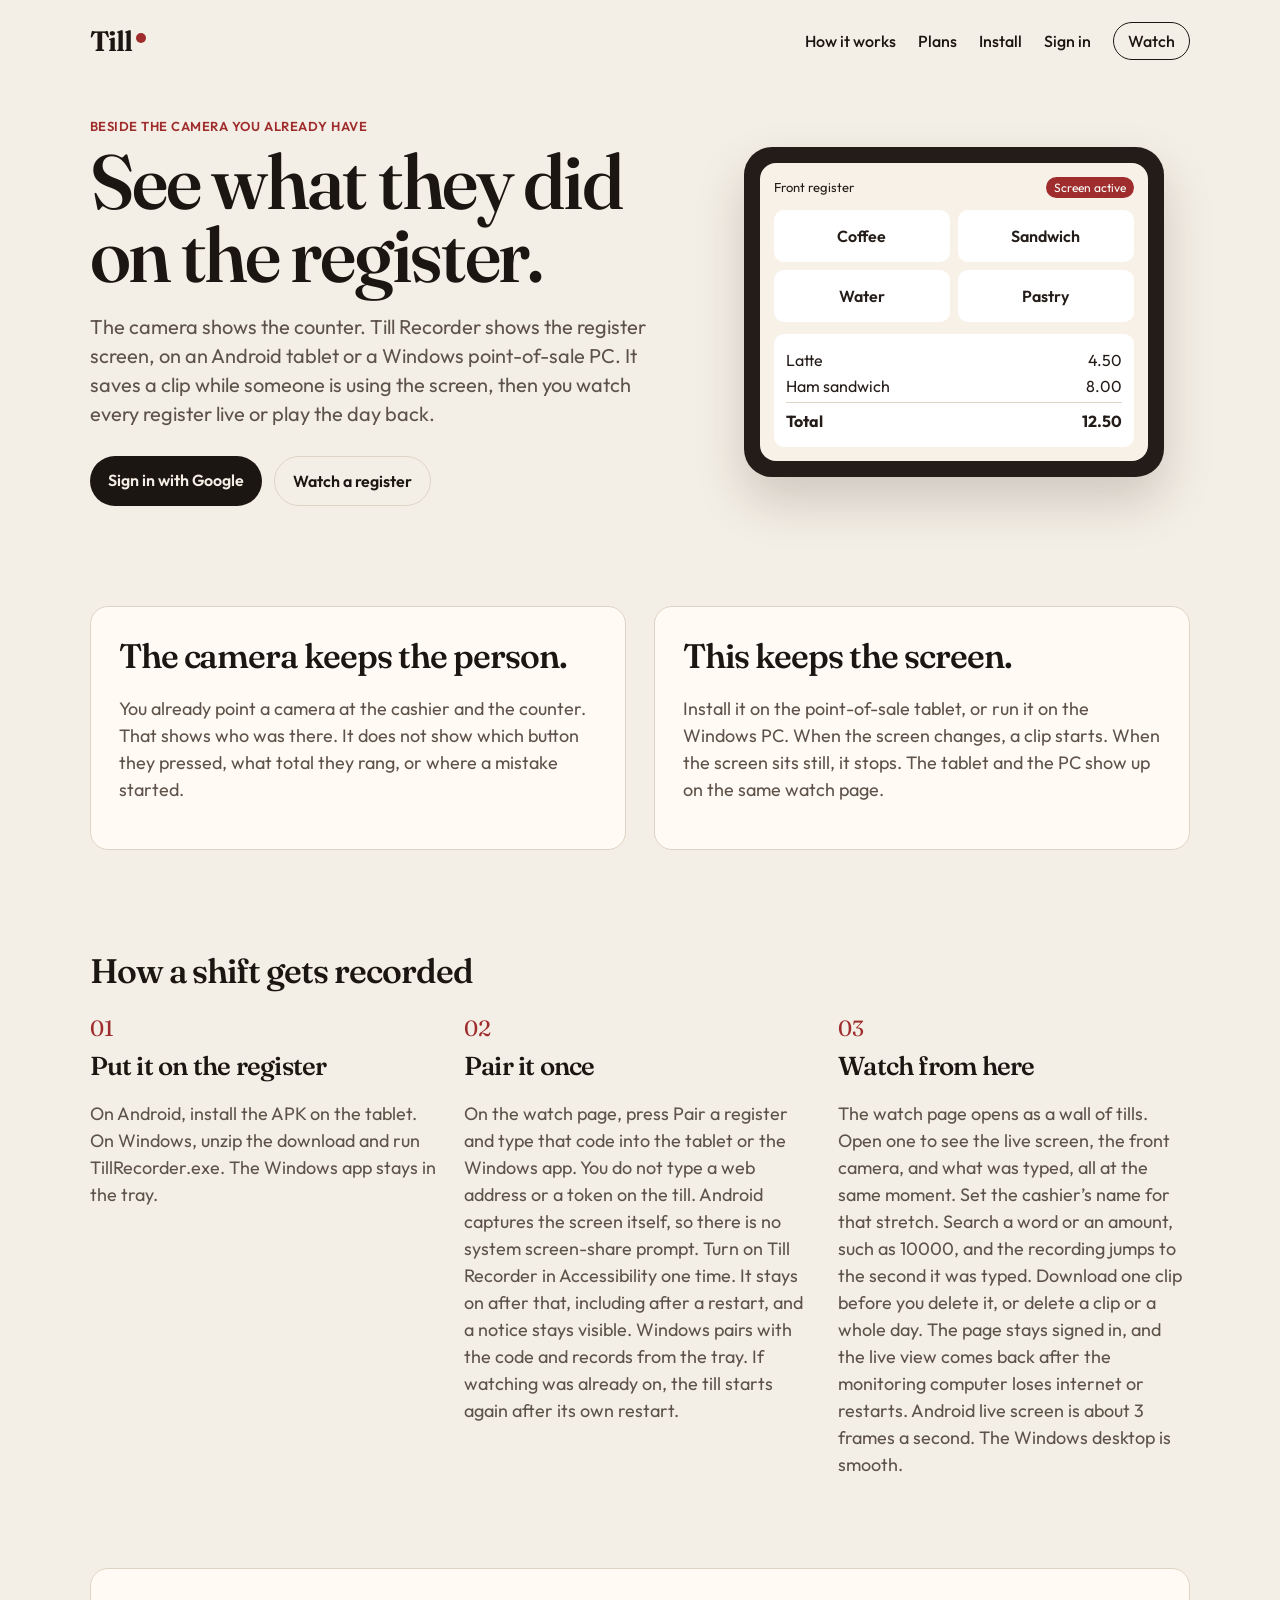
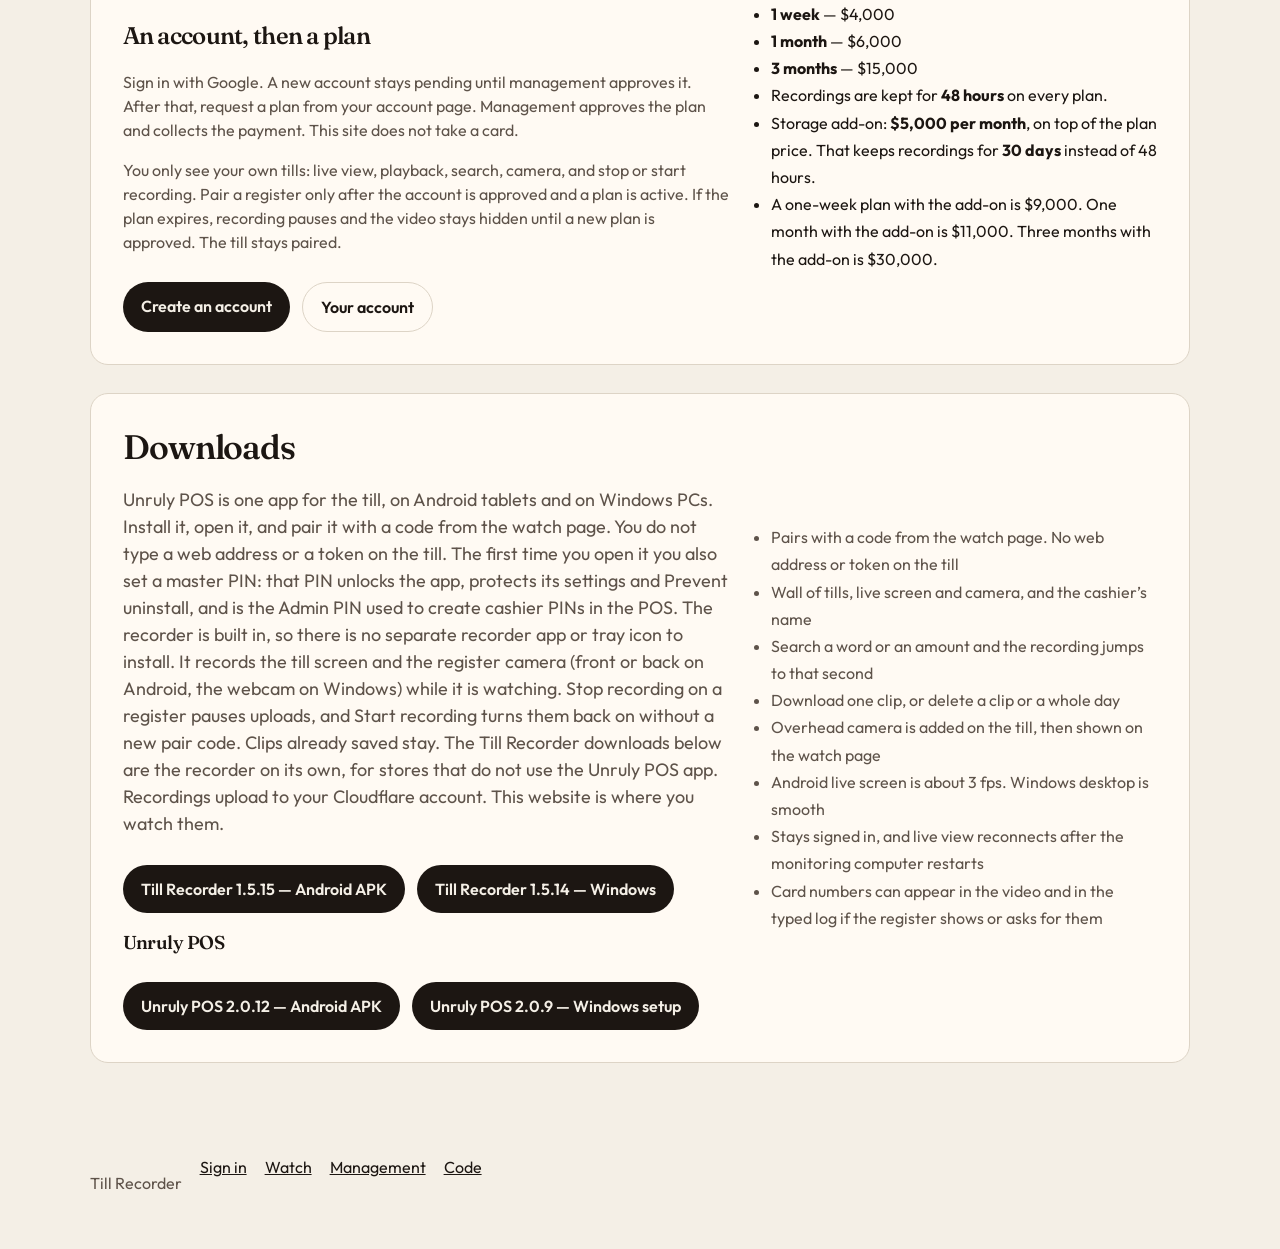
<file: viewer/index.html>
<!DOCTYPE html>
<html lang="en">
<head>
  <meta charset="utf-8">
  <meta name="viewport" content="width=device-width, initial-scale=1">
  <title>Till Recorder — the register screen, beside your camera</title>
  <meta name="description" content="Till Recorder saves the point-of-sale screen on an Android tablet or a Windows PC. Watch the registers live, search what was typed, or play the day back.">
  <link rel="icon" href="favicon.svg" type="image/svg+xml">
  <link rel="preconnect" href="https://fonts.googleapis.com">
  <link rel="preconnect" href="https://fonts.gstatic.com" crossorigin>
  <link href="https://fonts.googleapis.com/css2?family=Fraunces:opsz,wght@9..144,520;9..144,640&family=Outfit:wght@400;500;600&display=swap" rel="stylesheet">
  <link rel="stylesheet" href="site.css">
</head>
<body>
  <header class="top">
    <a class="mark" href="index.html">Till<span class="dot" aria-hidden="true"></span></a>
    <nav>
      <a href="#how">How it works</a>
      <a href="#plans">Plans</a>
      <a href="#install">Install</a>
      <a class="nav-account" href="https://till-recorder.neuereatec.workers.dev/login">Sign in</a>
      <a class="nav-watch" href="watch.html">Watch</a>
    </nav>
  </header>

  <main>
    <section class="hero">
      <div class="hero-copy">
        <p class="kicker">Beside the camera you already have</p>
        <h1>See what they did on the register.</h1>
        <p class="lead">The camera shows the counter. Till Recorder shows the register screen, on an Android tablet or a Windows point-of-sale PC. It saves a clip while someone is using the screen, then you watch every register live or play the day back.</p>
        <div class="actions">
          <a class="button" href="https://till-recorder.neuereatec.workers.dev/login">Sign in with Google</a>
          <a class="button quiet" href="watch.html">Watch a register</a>
        </div>
      </div>
      <div class="device" aria-hidden="true">
        <div class="bezel">
          <div class="screen">
            <div class="screen-bar">
              <span>Front register</span>
              <span class="chip">Screen active</span>
            </div>
            <div class="tiles">
              <span>Coffee</span>
              <span>Sandwich</span>
              <span>Water</span>
              <span>Pastry</span>
            </div>
            <div class="ticket">
              <p><span>Latte</span><span>4.50</span></p>
              <p><span>Ham sandwich</span><span>8.00</span></p>
              <p class="total"><span>Total</span><span>12.50</span></p>
            </div>
          </div>
        </div>
      </div>
    </section>

    <section class="split" id="why">
      <article>
        <h2>The camera keeps the person.</h2>
        <p>You already point a camera at the cashier and the counter. That shows who was there. It does not show which button they pressed, what total they rang, or where a mistake started.</p>
      </article>
      <article>
        <h2>This keeps the screen.</h2>
        <p>Install it on the point-of-sale tablet, or run it on the Windows PC. When the screen changes, a clip starts. When the screen sits still, it stops. The tablet and the PC show up on the same watch page.</p>
      </article>
    </section>

    <section class="steps" id="how">
      <h2>How a shift gets recorded</h2>
      <ol>
        <li>
          <span>01</span>
          <h3>Put it on the register</h3>
          <p>On Android, install the APK on the tablet. On Windows, unzip the download and run TillRecorder.exe. The Windows app stays in the tray.</p>
        </li>
        <li>
          <span>02</span>
          <h3>Pair it once</h3>
          <p>On the watch page, press Pair a register and type that code into the tablet or the Windows app. You do not type a web address or a token on the till. Android captures the screen itself, so there is no system screen-share prompt. Turn on Till Recorder in Accessibility one time. It stays on after that, including after a restart, and a notice stays visible. Windows pairs with the code and records from the tray. If watching was already on, the till starts again after its own restart.</p>
        </li>
        <li>
          <span>03</span>
          <h3>Watch from here</h3>
          <p>The watch page opens as a wall of tills. Open one to see the live screen, the front camera, and what was typed, all at the same moment. Set the cashier’s name for that stretch. Search a word or an amount, such as 10000, and the recording jumps to the second it was typed. Download one clip before you delete it, or delete a clip or a whole day. The page stays signed in, and the live view comes back after the monitoring computer loses internet or restarts. Android live screen is about 3 frames a second. The Windows desktop is smooth.</p>
        </li>
      </ol>
    </section>

    <section class="plans" id="plans">
      <div>
        <h2>An account, then a plan</h2>
        <p>Sign in with Google. A new account stays pending until management approves it. After that, request a plan from your account page. Management approves the plan and collects the payment. This site does not take a card.</p>
        <p>You only see your own tills: live view, playback, search, camera, and stop or start recording. Pair a register only after the account is approved and a plan is active. If the plan expires, recording pauses and the video stays hidden until a new plan is approved. The till stays paired.</p>
        <div class="actions">
          <a class="button" href="https://till-recorder.neuereatec.workers.dev/login">Create an account</a>
          <a class="button quiet" href="https://till-recorder.neuereatec.workers.dev/account">Your account</a>
        </div>
      </div>
      <ul>
        <li><strong>1 week</strong> — $4,000</li>
        <li><strong>1 month</strong> — $6,000</li>
        <li><strong>3 months</strong> — $15,000</li>
        <li>Recordings are kept for <strong>48 hours</strong> on every plan.</li>
        <li>Storage add-on: <strong>$5,000 per month</strong>, on top of the plan price. That keeps recordings for <strong>30 days</strong> instead of 48 hours.</li>
        <li>A one-week plan with the add-on is $9,000. One month with the add-on is $11,000. Three months with the add-on is $30,000.</li>
      </ul>
    </section>

    <section class="install" id="install">
      <div>
        <h2>Downloads</h2>
        <p>Unruly POS is one app for the till, on Android tablets and on Windows PCs. Install it, open it, and pair it with a code from the watch page. You do not type a web address or a token on the till. The first time you open it you also set a master PIN: that PIN unlocks the app, protects its settings and Prevent uninstall, and is the Admin PIN used to create cashier PINs in the POS. The recorder is built in, so there is no separate recorder app or tray icon to install. It records the till screen and the register camera (front or back on Android, the webcam on Windows) while it is watching. Stop recording on a register pauses uploads, and Start recording turns them back on without a new pair code. Clips already saved stay. The Till Recorder downloads below are the recorder on its own, for stores that do not use the Unruly POS app. Recordings upload to your Cloudflare account. This website is where you watch them.</p>
        <div class="actions">
          <a class="button" href="https://github.com/bbscalton/till-recorder/releases/download/v1.5.15/till-recorder.apk">Till Recorder 1.5.15 — Android APK</a>
          <a class="button" href="https://github.com/bbscalton/till-recorder/releases/download/v1.5.14/till-recorder-windows.zip">Till Recorder 1.5.14 — Windows</a>
        </div>
        <h3>Unruly POS</h3>
        <div class="actions">
          <a class="button" href="https://github.com/bbscalton/till-recorder/releases/download/unruly-pos-2.0.12/UnrulyPOS-2.0.12.apk">Unruly POS 2.0.12 — Android APK</a>
          <a class="button" href="https://github.com/bbscalton/till-recorder/releases/download/unruly-pos-2.0.9/UnrulyPOS-Setup-2.0.9.exe">Unruly POS 2.0.9 — Windows setup</a>
        </div>
      </div>
      <ul>
        <li>Pairs with a code from the watch page. No web address or token on the till</li>
        <li>Wall of tills, live screen and camera, and the cashier’s name</li>
        <li>Search a word or an amount and the recording jumps to that second</li>
        <li>Download one clip, or delete a clip or a whole day</li>
        <li>Overhead camera is added on the till, then shown on the watch page</li>
        <li>Android live screen is about 3 fps. Windows desktop is smooth</li>
        <li>Stays signed in, and live view reconnects after the monitoring computer restarts</li>
        <li>Card numbers can appear in the video and in the typed log if the register shows or asks for them</li>
      </ul>
    </section>
  </main>

  <footer>
    <p>Till Recorder</p>
    <a href="https://till-recorder.neuereatec.workers.dev/login">Sign in</a>
    <a href="watch.html">Watch</a>
    <a href="https://till-recorder.neuereatec.workers.dev/management">Management</a>
    <a href="https://github.com/bbscalton/till-recorder">Code</a>
  </footer>
</body>
</html>
</file>
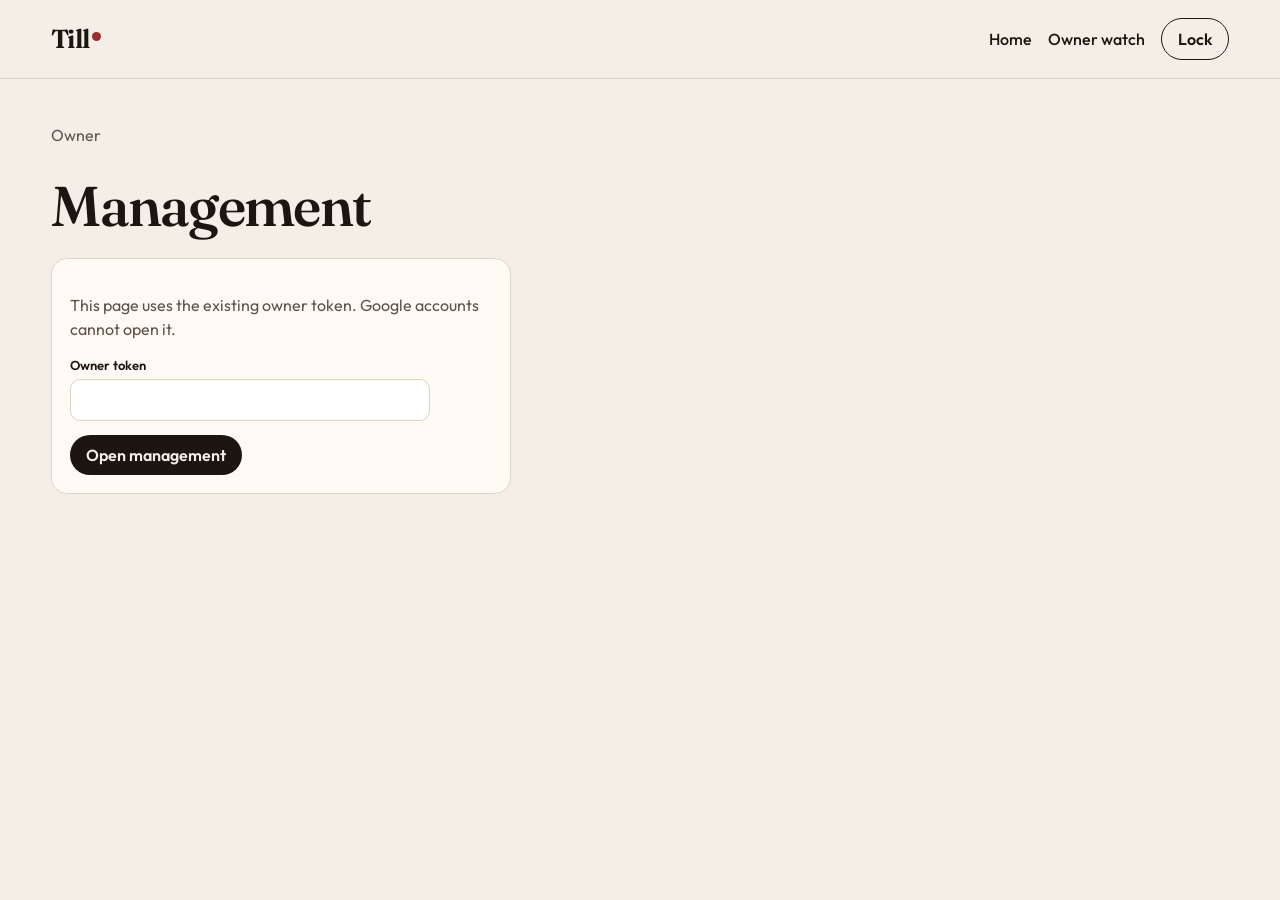
<file: viewer/management.html>
<!DOCTYPE html>
<html lang="en">
<head>
  <meta charset="utf-8">
  <meta name="viewport" content="width=device-width, initial-scale=1">
  <meta name="robots" content="noindex">
  <title>Management — Till Recorder</title>
  <link rel="icon" href="favicon.svg" type="image/svg+xml">
  <link rel="preconnect" href="https://fonts.googleapis.com">
  <link rel="preconnect" href="https://fonts.gstatic.com" crossorigin>
  <link href="https://fonts.googleapis.com/css2?family=Fraunces:opsz,wght@9..144,520;9..144,640&family=Outfit:wght@400;500;600&display=swap" rel="stylesheet">
  <link rel="stylesheet" href="desk.css">
</head>
<body>
  <header class="top">
    <a class="mark" href="index.html">Till<span class="dot" aria-hidden="true"></span></a>
    <nav>
      <a href="index.html">Home</a>
      <a href="watch.html">Owner watch</a>
      <button id="lock" class="quiet" type="button" hidden>Lock</button>
    </nav>
  </header>
  <main id="app" class="stack">
    <p class="lede">Owner</p>
    <h1>Management</h1>
    <form id="gate" class="panel" style="max-width: 460px;">
      <p class="note">This page uses the existing owner token. Google accounts cannot open it.</p>
      <label for="token">Owner token</label>
      <input id="token" type="password" autocomplete="current-password" required>
      <p id="gateError" class="error" hidden></p>
      <div class="row" style="margin-top: 14px;">
        <button type="submit">Open management</button>
      </div>
    </form>
  </main>
  <script src="management.js"></script>
</body>
</html>
</file>
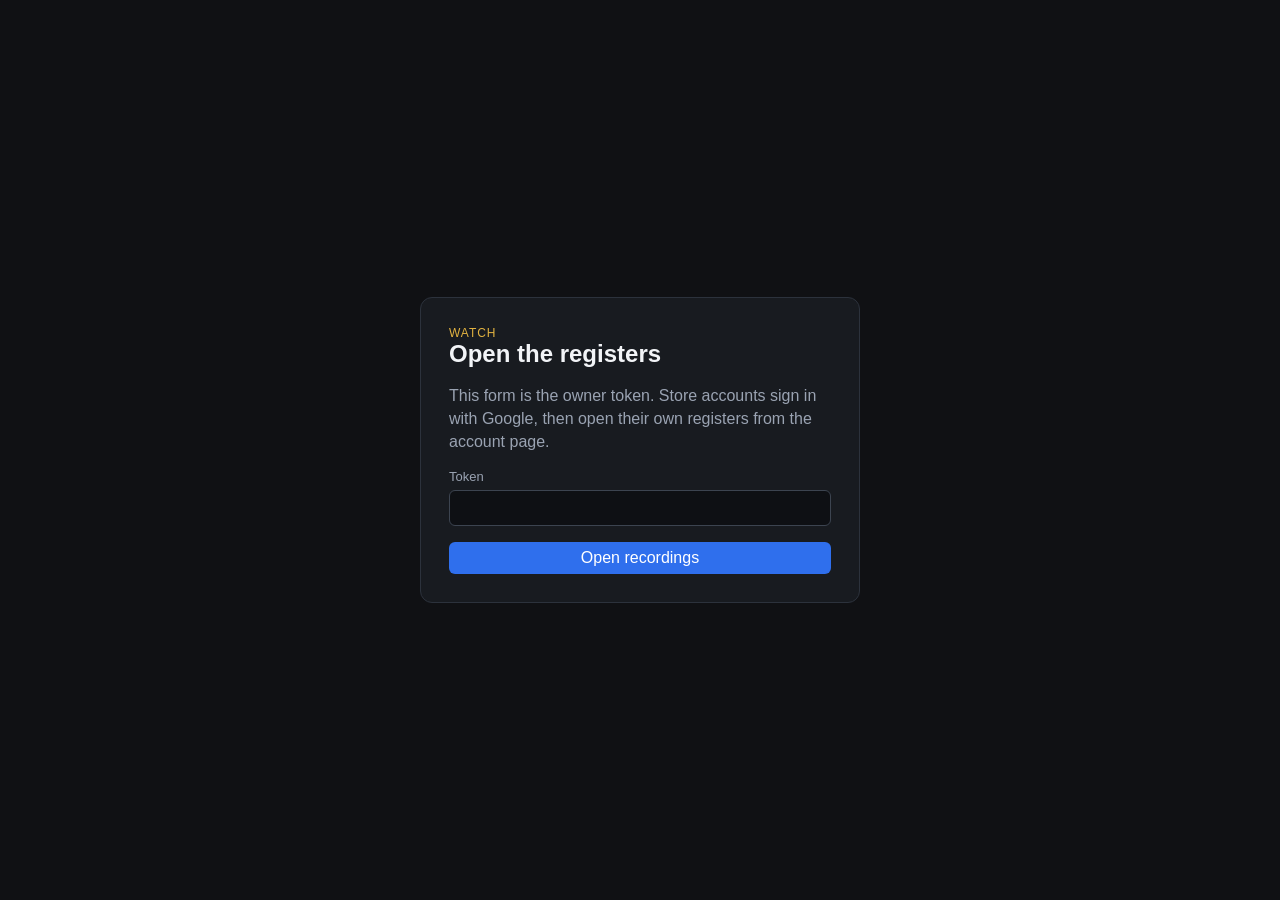
<file: viewer/watch.html>
<!DOCTYPE html>
<html lang="en">
<head>
  <meta charset="utf-8">
  <meta name="viewport" content="width=device-width, initial-scale=1">
  <meta name="robots" content="noindex">
  <title>Watch — Till Recorder</title>
  <link rel="icon" href="favicon.svg" type="image/svg+xml">
  <link rel="stylesheet" href="app.css?v=1512">
</head>
<body>
  <section id="loginView" class="login">
    <form id="loginForm" class="card">
      <p class="eyebrow">Watch</p>
      <h1>Open the registers</h1>
      <p class="lede">This form is the owner token. Store accounts sign in with Google, then open their own registers from the account page.</p>
      <label for="token">Token</label>
      <input id="token" type="password" autocomplete="current-password" required>
      <p id="loginError" class="error" hidden></p>
      <button type="submit">Open recordings</button>
    </form>
  </section>
  <section id="appView" class="app" hidden>
    <header class="topbar">
      <div class="brand">
        <a href="index.html">Till Recorder</a>
        <p id="viewTitle">All registers</p>
      </div>
      <form id="searchForm" class="search">
        <label class="sr" for="searchInput">Search typed text</label>
        <input id="searchInput" type="search" placeholder="Search a price, name, or phrase" autocomplete="off">
        <select id="searchScope" aria-label="Where to search">
          <option value="all">All registers</option>
          <option value="one">This register</option>
        </select>
        <button type="submit">Search</button>
      </form>
      <div class="top-actions">
        <label class="day-label" for="day">Day</label>
        <input id="day" type="date">
        <button id="pairButton" type="button">Pair a register</button>
        <button id="enrollButton" type="button">Add register</button>
      </div>
    </header>
    <div id="pairBox" class="pair-box" hidden>
      <p id="pairCode" class="pair-code"></p>
      <p id="pairStatus" class="hint">Enter this code in Till Recorder on the tablet or the Windows PC.</p>
    </div>
    <div id="enrollBox" class="pair-box" hidden>
      <form id="enrollForm">
        <input id="enrollName" placeholder="Till name" maxlength="80" required>
        <select id="enrollHours"><option value="24">Link expires in 24 hours</option><option value="72">3 days</option><option value="168">7 days</option></select>
        <button type="submit">Create setup link</button>
      </form>
      <p id="enrollStatus" class="hint"></p>
      <p id="enrollPinShow" class="pair-code" hidden></p>
      <p id="enrollLink" class="hint"></p>
      <img id="enrollQr" alt="" hidden>
    </div>
    <section id="wallView">
      <div id="deviceList" class="wall"></div>
      <p id="daySize" class="hint wall-note">Pick a register to see the screen, camera, and what was typed together.</p>
    </section>
    <section id="detailView" hidden>
      <div class="actions" id="pinPush">
        <button id="pinGenerate" type="button">Generate PIN</button>
        <output id="pinValue" aria-live="polite"></output>
        <button id="pinSend" type="button" disabled title="Push is for Unruly POS only; Till Recorder just logs in with the PIN">Push to POS</button>
      </div>
      <p id="pinHint" class="hint">Generate PIN, then type it into the app's till name/PIN fields for first-time setup. Push to POS is only for an already-installed Unruly device whose PIN was forgotten.</p>
      <div class="detail-bar">
        <button id="backWall" type="button">All registers</button>
        <h1 id="detailName">Register</h1>
        <p id="liveState" class="status-line">Live</p>
        <p id="recordState" class="status-line">Recording</p>
        <form id="staffForm" class="staff">
          <label for="cashierInput">Cashier</label>
          <input id="cashierInput" type="text" maxlength="60" placeholder="Who is on this till" autocomplete="off">
          <button type="submit">Save</button>
        </form>
        <button id="lockToggle" type="button">Lock</button>
        <button id="launcherToggle" type="button">Show app on till</button>
        <button id="removeDevice" type="button">Remove device</button>
      </div>
      <p id="lockHint" class="hint">Locks this register until the owner PIN is entered on the tablet.</p>
      <p id="launcherHint" class="hint">Shows the Till Recorder icon on this register for 15 minutes. Hiding the icon does not stop uninstall from Settings.</p>
      <div class="moments">
        <article class="pane">
          <header><h2>Screen</h2></header>
          <div class="frame">
            <video id="live" controls controlslist="nodownload noplaybackrate" autoplay playsinline></video>
            <video id="player" controls playsinline hidden></video>
          </div>
        </article>
        <article class="pane">
          <header>
            <h2>Camera</h2>
            <button id="recordToggle" type="button">Stop recording</button>
            <button id="cameraToggle" type="button">Turn on</button>
          </header>
          <div class="frame">
            <video id="camera" controls controlslist="nodownload noplaybackrate" autoplay playsinline hidden></video>
            <video id="playCamera" controls playsinline hidden></video>
            <p id="cameraHint" class="camera-off">Off. Turn it on to see the person at the register.</p>
          </div>
        </article>
        <article class="pane">
          <header><h2>Overhead</h2></header>
          <div class="frame">
            <video id="overhead" controls controlslist="nodownload noplaybackrate" autoplay playsinline hidden></video>
            <video id="playOverhead" controls playsinline hidden></video>
            <p id="overheadHint" class="camera-off">No overhead camera has been added on this register.</p>
          </div>
        </article>
      </div>
      <p id="quietNote" class="quiet" hidden>Picture is quiet. Showing the last frame.</p>
      <div class="transport">
        <button id="liveNow" type="button">Back to live</button>
        <button id="playDay" type="button">Play day</button>
        <button id="backThirty" type="button">−30 sec</button>
        <button id="forwardThirty" type="button">+30 sec</button>
        <button id="downloadClip" type="button" hidden>Download this clip</button>
        <button id="deleteClip" type="button" hidden>Delete this clip</button>
        <button id="deleteDay" type="button">Delete this day</button>
        <p id="clock" class="clock">—</p>
      </div>
      <div id="timeline" class="timeline"><div id="track" class="track"></div><div id="playhead" class="playhead" hidden></div></div>
      <div class="lower">
        <section class="transcript">
          <h2>What was typed</h2>
          <p class="hint">The same moment as the pictures. A card number shows here if the till asked for one.</p>
          <ol id="searchResults" class="results" hidden></ol>
          <ol id="inputList"></ol>
        </section>
        <section class="overhead-note">
          <h2>Overhead camera</h2>
          <p id="overheadNote" class="hint">Add the camera on the register. This page only shows the picture that register sends.</p>
        </section>
      </div>
      <p id="status" class="hint"></p>
    </section>
  </section>
  <script src="config.js"></script>
  <script src="qrcode.js"></script>
  <script src="app.js?v=1517"></script>
</body>
</html>
</file>
<file: viewer/site.css>
:root {
  --paper: #f4efe6;
  --ink: #1c1612;
  --muted: #5e534a;
  --line: #ddd4c6;
  --red: #9f2d2d;
  --panel: #fffaf3;
  color-scheme: light;
  font-family: Outfit, "Segoe UI", sans-serif;
}

* { box-sizing: border-box; }

body {
  margin: 0;
  background: var(--paper);
  color: var(--ink);
}

a { color: inherit; }

.top {
  display: flex;
  justify-content: space-between;
  align-items: center;
  padding: 22px 7vw;
  position: sticky;
  top: 0;
  background: rgba(244, 239, 230, 0.92);
  backdrop-filter: blur(8px);
  z-index: 2;
}

.mark {
  font-family: Fraunces, Georgia, serif;
  font-size: 28px;
  font-weight: 640;
  text-decoration: none;
  letter-spacing: -0.03em;
}

.dot {
  display: inline-block;
  width: 10px;
  height: 10px;
  margin-left: 4px;
  border-radius: 50%;
  background: var(--red);
  transform: translateY(-8px);
}

nav { display: flex; gap: 22px; align-items: center; }
nav a { text-decoration: none; font-weight: 500; }
.nav-watch {
  border: 1px solid var(--ink);
  border-radius: 999px;
  padding: 8px 14px;
}

.hero {
  display: grid;
  grid-template-columns: 1.1fr 0.9fr;
  gap: 48px;
  align-items: center;
  padding: 36px 7vw 72px;
}

.kicker {
  margin: 0 0 12px;
  color: var(--red);
  font-weight: 600;
  letter-spacing: 0.04em;
  text-transform: uppercase;
  font-size: 13px;
}

h1, h2, h3 { font-family: Fraunces, Georgia, serif; font-weight: 560; letter-spacing: -0.03em; }
h1 { font-size: clamp(46px, 6vw, 78px); line-height: 0.95; margin: 0; }
.lead { font-size: 20px; line-height: 1.45; color: var(--muted); max-width: 38rem; }

.actions { display: flex; gap: 12px; flex-wrap: wrap; margin-top: 28px; }
.button {
  display: inline-block;
  background: var(--ink);
  color: var(--paper);
  text-decoration: none;
  padding: 14px 18px;
  border-radius: 999px;
  font-weight: 600;
}
.button.quiet { background: transparent; color: var(--ink); border: 1px solid var(--line); }

.device { display: flex; justify-content: center; }
.bezel {
  width: min(420px, 100%);
  background: #241c18;
  border-radius: 28px;
  padding: 16px;
  box-shadow: 0 24px 50px rgba(40, 24, 16, 0.18);
}
.screen {
  background: #f7f1e8;
  border-radius: 16px;
  padding: 14px;
  color: #241c18;
}
.screen-bar, .ticket p, .total {
  display: flex;
  justify-content: space-between;
  align-items: center;
}
.screen-bar { font-size: 13px; margin-bottom: 12px; }
.chip {
  background: var(--red);
  color: white;
  border-radius: 999px;
  padding: 3px 8px;
  font-size: 12px;
}
.tiles {
  display: grid;
  grid-template-columns: 1fr 1fr;
  gap: 8px;
}
.tiles span {
  background: white;
  border-radius: 10px;
  padding: 16px 10px;
  text-align: center;
  font-weight: 600;
}
.ticket { margin-top: 12px; background: white; border-radius: 10px; padding: 10px 12px; }
.ticket p { margin: 6px 0; }
.total { font-weight: 700; border-top: 1px solid var(--line); padding-top: 8px; }

.split, .steps, .install { padding: 28px 7vw 72px; }
.split {
  display: grid;
  grid-template-columns: 1fr 1fr;
  gap: 28px;
}
.split article, .install {
  background: var(--panel);
  border: 1px solid var(--line);
  border-radius: 18px;
}
.split article { padding: 28px; }
.split h2, .steps h2, .install h2 { font-size: 34px; margin: 0 0 10px; }
.split p, .steps p, .install p { color: var(--muted); line-height: 1.5; font-size: 18px; }

.steps h2 { margin-bottom: 22px; }
.steps ol {
  list-style: none;
  margin: 0;
  padding: 0;
  display: grid;
  grid-template-columns: repeat(3, 1fr);
  gap: 22px;
}
.steps li span {
  font-family: Fraunces, Georgia, serif;
  color: var(--red);
  font-size: 22px;
}
.steps h3 { margin: 8px 0; font-size: 26px; }

.install {
  margin: 0 7vw 72px;
  padding: 32px;
  display: grid;
  grid-template-columns: 1.2fr 0.8fr;
  gap: 24px;
  align-items: center;
}
.install ul { margin: 0; padding-left: 18px; color: var(--muted); line-height: 1.7; }

.plans {
  margin: 0 7vw 28px;
  padding: 32px;
  display: grid;
  grid-template-columns: 1.2fr 0.8fr;
  gap: 24px;
  background: var(--panel);
  border: 1px solid var(--line);
  border-radius: 18px;
}
.plans p { color: var(--muted); line-height: 1.5; }
.plans ul { margin: 0; padding-left: 18px; line-height: 1.7; }

footer {
  display: flex;
  gap: 18px;
  padding: 22px 7vw 40px;
  color: var(--muted);
}
footer a { color: var(--ink); }

@media (max-width: 860px) {
  .hero, .split, .steps ol, .install, .plans { grid-template-columns: 1fr; }
  .top { padding: 16px 20px; }
  .hero, .split, .steps { padding-left: 20px; padding-right: 20px; }
  .install { margin-left: 20px; margin-right: 20px; }
  nav a:not(.nav-watch):not(.nav-account) { display: none; }
}
</file>
<file: viewer/desk.css>
:root {
  --paper: #f4efe6;
  --ink: #1c1612;
  --muted: #5e534a;
  --line: #ddd4c6;
  --red: #9f2d2d;
  --panel: #fffaf3;
  --ok: #1f6b45;
  --warn: #8a5a12;
  color-scheme: light;
  font-family: Outfit, "Segoe UI", sans-serif;
}

* { box-sizing: border-box; }

body {
  margin: 0;
  background: var(--paper);
  color: var(--ink);
}

a { color: inherit; }

.top {
  display: flex;
  justify-content: space-between;
  align-items: center;
  gap: 16px;
  padding: 18px 4vw;
  position: sticky;
  top: 0;
  background: rgba(244, 239, 230, 0.94);
  backdrop-filter: blur(8px);
  z-index: 2;
  border-bottom: 1px solid var(--line);
}

.mark {
  font-family: Fraunces, Georgia, serif;
  font-size: 26px;
  font-weight: 640;
  text-decoration: none;
  letter-spacing: -0.03em;
}

.dot {
  display: inline-block;
  width: 9px;
  height: 9px;
  margin-left: 3px;
  border-radius: 50%;
  background: var(--red);
  transform: translateY(-7px);
}

nav { display: flex; gap: 16px; align-items: center; flex-wrap: wrap; }
nav a { text-decoration: none; font-weight: 500; }

main { padding: 28px 4vw 64px; max-width: 1180px; }

h1, h2 { font-family: Fraunces, Georgia, serif; font-weight: 560; letter-spacing: -0.03em; }
h1 { font-size: clamp(36px, 5vw, 56px); line-height: 0.98; margin: 0 0 8px; }
h2 { font-size: 28px; margin: 0 0 12px; }

.lede, .note { color: var(--muted); line-height: 1.5; max-width: 42rem; }

.panel {
  background: var(--panel);
  border: 1px solid var(--line);
  border-radius: 16px;
  padding: 18px;
}

.stack { display: grid; gap: 16px; }
.grid-2 { display: grid; grid-template-columns: 1.1fr 0.9fr; gap: 16px; }
.stats { display: grid; grid-template-columns: repeat(4, 1fr); gap: 10px; }
.stat strong { display: block; font-family: Fraunces, Georgia, serif; font-size: 28px; font-weight: 560; }
.stat span { color: var(--muted); font-size: 13px; }

button, .button {
  font: inherit;
  font-weight: 600;
  background: var(--ink);
  color: var(--paper);
  border: 0;
  border-radius: 999px;
  padding: 10px 16px;
  text-decoration: none;
  display: inline-flex;
  align-items: center;
  cursor: pointer;
}

button.quiet, .button.quiet {
  background: transparent;
  color: var(--ink);
  border: 1px solid var(--ink);
}

button.deny {
  background: var(--red);
}

button:disabled { opacity: 0.45; cursor: default; }

label { display: block; font-size: 13px; font-weight: 600; margin: 12px 0 6px; }

input[type="password"], input[type="text"] {
  width: min(100%, 360px);
  font: inherit;
  padding: 10px 12px;
  border-radius: 10px;
  border: 1px solid var(--line);
  background: white;
}

.plans { display: grid; gap: 10px; }
.plan {
  display: grid;
  grid-template-columns: 1fr auto;
  gap: 8px 16px;
  align-items: center;
  padding: 12px;
  border: 1px solid var(--line);
  border-radius: 12px;
  background: white;
}
.plan p { margin: 4px 0 0; color: var(--muted); font-size: 14px; }

.addon {
  display: flex;
  gap: 8px;
  align-items: flex-start;
  margin: 8px 0 14px;
  color: var(--muted);
}

.row { display: flex; gap: 8px; flex-wrap: wrap; align-items: center; }

.pill {
  display: inline-flex;
  align-items: center;
  border-radius: 999px;
  padding: 3px 8px;
  font-size: 12px;
  font-weight: 700;
  letter-spacing: 0.02em;
  text-transform: uppercase;
  background: #ece4d8;
  color: var(--ink);
}

.pill.approved { background: #d9efe3; color: var(--ok); }
.pill.pending, .pill.requested { background: #f4e4c4; color: var(--warn); }
.pill.denied, .pill.expired { background: #f3d4d4; color: var(--red); }

table { width: 100%; border-collapse: collapse; font-size: 14px; }
th, td { text-align: left; padding: 8px 8px; border-bottom: 1px solid var(--line); vertical-align: top; }
th { color: var(--muted); font-size: 12px; font-weight: 600; letter-spacing: 0.03em; text-transform: uppercase; }

.error { color: var(--red); }

.queue { display: grid; gap: 8px; }
.card-row {
  display: grid;
  grid-template-columns: 1fr auto;
  gap: 10px;
  align-items: center;
  padding: 10px 0;
  border-bottom: 1px solid var(--line);
}
.card-row p { margin: 4px 0 0; color: var(--muted); font-size: 13px; }

@media (max-width: 860px) {
  .grid-2, .stats { grid-template-columns: 1fr 1fr; }
  .card-row, .plan { grid-template-columns: 1fr; }
}
</file>
<file: viewer/app.css>
:root {
  color-scheme: dark;
  --bg: #101114;
  --panel: #181b20;
  --ink: #f2f4f7;
  --muted: #9aa3b2;
  --line: #2c323c;
  --live: #3ddc97;
  --offline: #8b93a1;
  --warn: #e2b340;
  --accent: #d7e2f2;
  --danger: #e15b64;
  font-family: "Segoe UI", "Helvetica Neue", sans-serif;
}
* { box-sizing: border-box; }
body { margin: 0; background: var(--bg); color: var(--ink); }
button, input, select { font: inherit; color: inherit; }
button { background: #242a33; border: 1px solid #3c4450; border-radius: 6px; padding: 7px 12px; cursor: pointer; }
button:hover { border-color: #6d7888; }
.sr { position: absolute; width: 1px; height: 1px; overflow: hidden; clip: rect(0 0 0 0); }
.login { min-height: 100vh; display: flex; align-items: center; justify-content: center; padding: 24px; }
.card { width: min(440px, 100%); padding: 28px; border-radius: 12px; border: 1px solid var(--line); background: var(--panel); }
.card button { margin-top: 16px; width: 100%; background: #2f6fed; border: none; color: white; }
.eyebrow { margin: 0; letter-spacing: 0.08em; text-transform: uppercase; font-size: 12px; color: var(--warn); }
.lede, .hint { color: var(--muted); line-height: 1.45; }
h1, h2 { margin: 0; }
h2 { font-size: 15px; font-weight: 600; }
label { display: block; margin: 12px 0 6px; font-size: 13px; color: var(--muted); }
input, select { width: 100%; padding: 8px 10px; background: #0e1014; border: 1px solid #3c4450; border-radius: 6px; }
.error { color: #ffb4a8; }
.app { min-height: 100vh; display: flex; flex-direction: column; }
.topbar { display: flex; gap: 16px; align-items: end; padding: 14px 18px; border-bottom: 1px solid var(--line); background: #14171c; }
.brand a { color: var(--accent); text-decoration: none; font-weight: 650; }
.brand p { margin: 2px 0 0; color: var(--muted); font-size: 13px; }
.search { display: grid; grid-template-columns: 1fr 150px auto; gap: 8px; flex: 1; align-items: center; }
.top-actions { display: flex; gap: 8px; align-items: center; }
.day-label { margin: 0; }
.top-actions input { width: auto; }
.pair-box { margin: 12px 18px 0; padding: 12px; border: 1px solid var(--line); border-radius: 8px; text-align: center; background: var(--panel); }
.pair-code { margin: 0 0 8px; font-size: 32px; letter-spacing: 0.12em; font-weight: 700; }
.wall { display: grid; grid-template-columns: repeat(auto-fill, minmax(280px, 1fr)); gap: 14px; padding: 16px 18px; }
.wall-note { margin: 0 18px 18px; }
.tile { position: relative; display: flex; flex-direction: column; gap: 8px; text-align: left; padding: 8px; background: var(--panel); border-radius: 10px; }
.tile-remove { position: absolute; top: 14px; right: 14px; z-index: 2; background: #242a33; border: 1px solid #6a4038; border-radius: 6px; padding: 4px 8px; font-size: 12px; cursor: pointer; }
.tile video, .tile .still { width: 100%; aspect-ratio: 16/10; object-fit: contain; background: #000; border-radius: 6px; }
.tile-meta { display: flex; flex-wrap: wrap; gap: 6px 10px; align-items: center; }
.tile-meta strong { font-size: 16px; }
.chip { font-size: 12px; font-weight: 650; letter-spacing: 0.04em; text-transform: uppercase; padding: 2px 8px; border-radius: 999px; }
.chip.live { color: #062117; background: var(--live); }
.chip.offline { color: #d5dbe6; background: #2a303a; }
.chip.quiet { color: #2a2208; background: var(--warn); }
.tile small { color: var(--muted); width: 100%; }
.detail-bar { display: flex; flex-wrap: wrap; gap: 10px 14px; align-items: center; padding: 12px 18px 0; }
.detail-bar h1 { font-size: 22px; }
.status-line { margin: 0; color: var(--live); font-weight: 650; }
.status-line.offline { color: var(--offline); }
.status-line.quiet { color: var(--warn); }
.staff { display: flex; gap: 8px; align-items: center; margin-left: auto; }
.staff label { margin: 0; }
.staff input { width: 180px; }
#lockToggle.on, #cameraToggle.on, #recordToggle.on { background: var(--danger); border-color: var(--danger); color: white; }
.record-state { display: block; margin-top: 4px; font-size: 13px; font-weight: 650; }
.record-state.off { color: var(--offline); }
.moments { display: grid; grid-template-columns: 1.4fr 1fr 1fr; gap: 12px; padding: 12px 18px; }
.pane header { display: flex; justify-content: space-between; align-items: center; margin-bottom: 6px; }
.frame { position: relative; background: #000; border-radius: 8px; min-height: 180px; }
.frame video { width: 100%; max-height: 42vh; display: block; background: #000; }
.camera-off { margin: 0; min-height: 180px; display: grid; place-items: center; padding: 16px; text-align: center; color: var(--muted); }
.quiet { margin: 0 18px; color: var(--warn); }
.transport { display: flex; flex-wrap: wrap; gap: 8px; align-items: center; padding: 0 18px; }
.clock { margin: 0 0 0 auto; font-variant-numeric: tabular-nums; font-size: 18px; }
.timeline { position: relative; height: 52px; margin: 12px 18px; background: #222833; border-radius: 8px; cursor: pointer; }
.track { position: absolute; inset: 10px 0; }
.segment { position: absolute; top: 0; height: 28%; background: #d7e2f2; border-radius: 3px; }
.segment.camera { top: 36%; background: #7eb6d9; }
.segment.overhead { top: 70%; background: #c4a36a; }
.playhead { position: absolute; top: 0; bottom: 0; width: 2px; background: white; pointer-events: none; }
.lower { display: grid; grid-template-columns: 1.4fr 1fr; gap: 12px; padding: 0 18px 18px; }
.transcript, .overhead-form { background: var(--panel); border: 1px solid var(--line); border-radius: 10px; padding: 14px; }
.transcript { max-height: 420px; overflow: auto; }
.transcript ol, .found { list-style: none; margin: 8px 0 0; padding: 0; display: flex; flex-direction: column; gap: 6px; }
.transcript li, .results button, .found button { display: grid; grid-template-columns: 96px 1fr; gap: 10px; padding: 6px 8px; border-radius: 6px; text-align: left; width: 100%; }
.results button { grid-template-columns: 92px 120px 1fr; background: #12151a; }
.transcript li.current, .results button.chosen { background: #243044; outline: 1px solid #8eb0d8; }
.transcript li.match { background: #1c2430; }
.transcript li.empty { display: block; color: var(--muted); }
.transcript time, .who { color: var(--muted); }
.form-actions { display: flex; gap: 8px; margin-top: 12px; }
#deleteDay, #deleteClip, #removeDevice { border-color: #6a4038; }
[hidden] { display: none !important; }
@media (max-width: 1100px) {
  .topbar, .moments, .lower, .staff { display: flex; flex-direction: column; align-items: stretch; }
  .search { width: 100%; }
  .moments, .lower { display: grid; grid-template-columns: 1fr; }
  .clock { margin-left: 0; }
}
.conn-state { flex-basis: 100%; font-size: 12px; font-weight: 650; color: var(--live); }
.conn-state.bad { color: #fff; background: #c62828; padding: 4px 8px; border-radius: 6px; font-size: 13px; }
.tile.acc-off { outline: 2px solid #c62828; }
</file>
